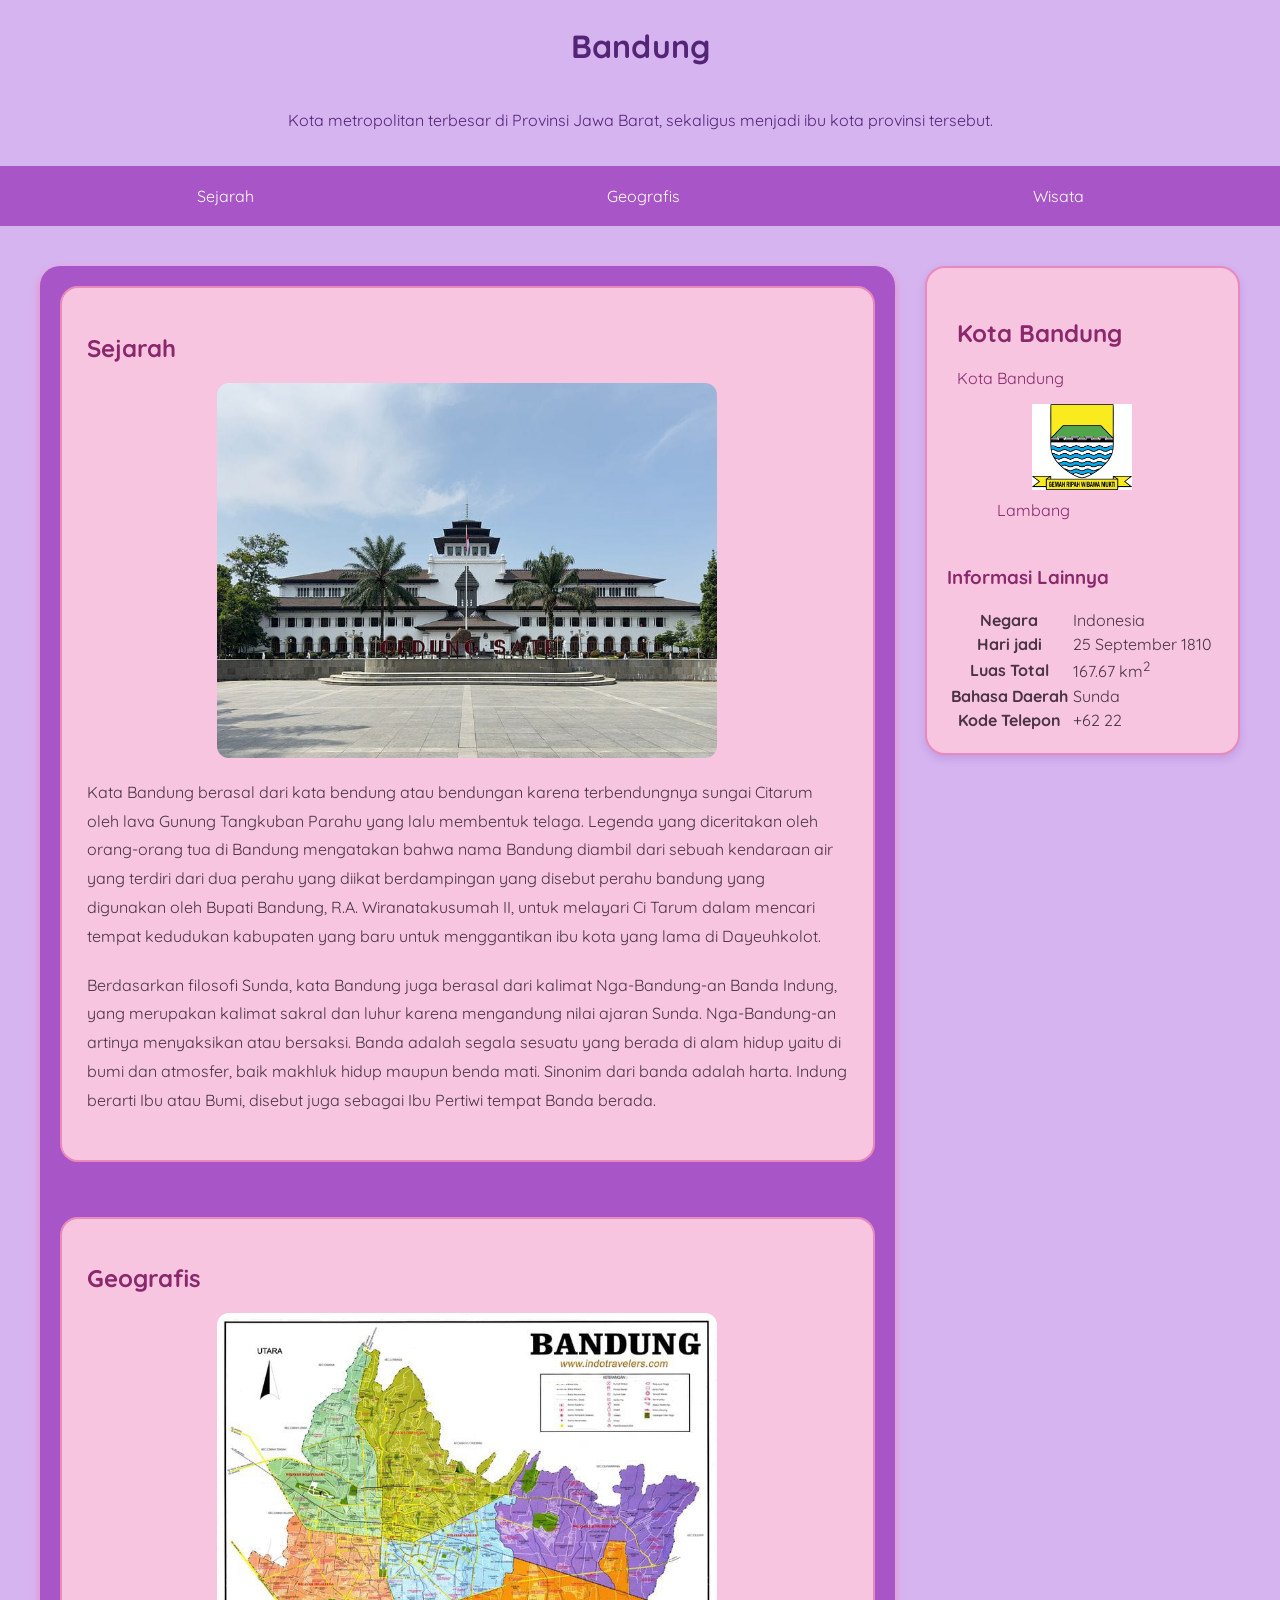
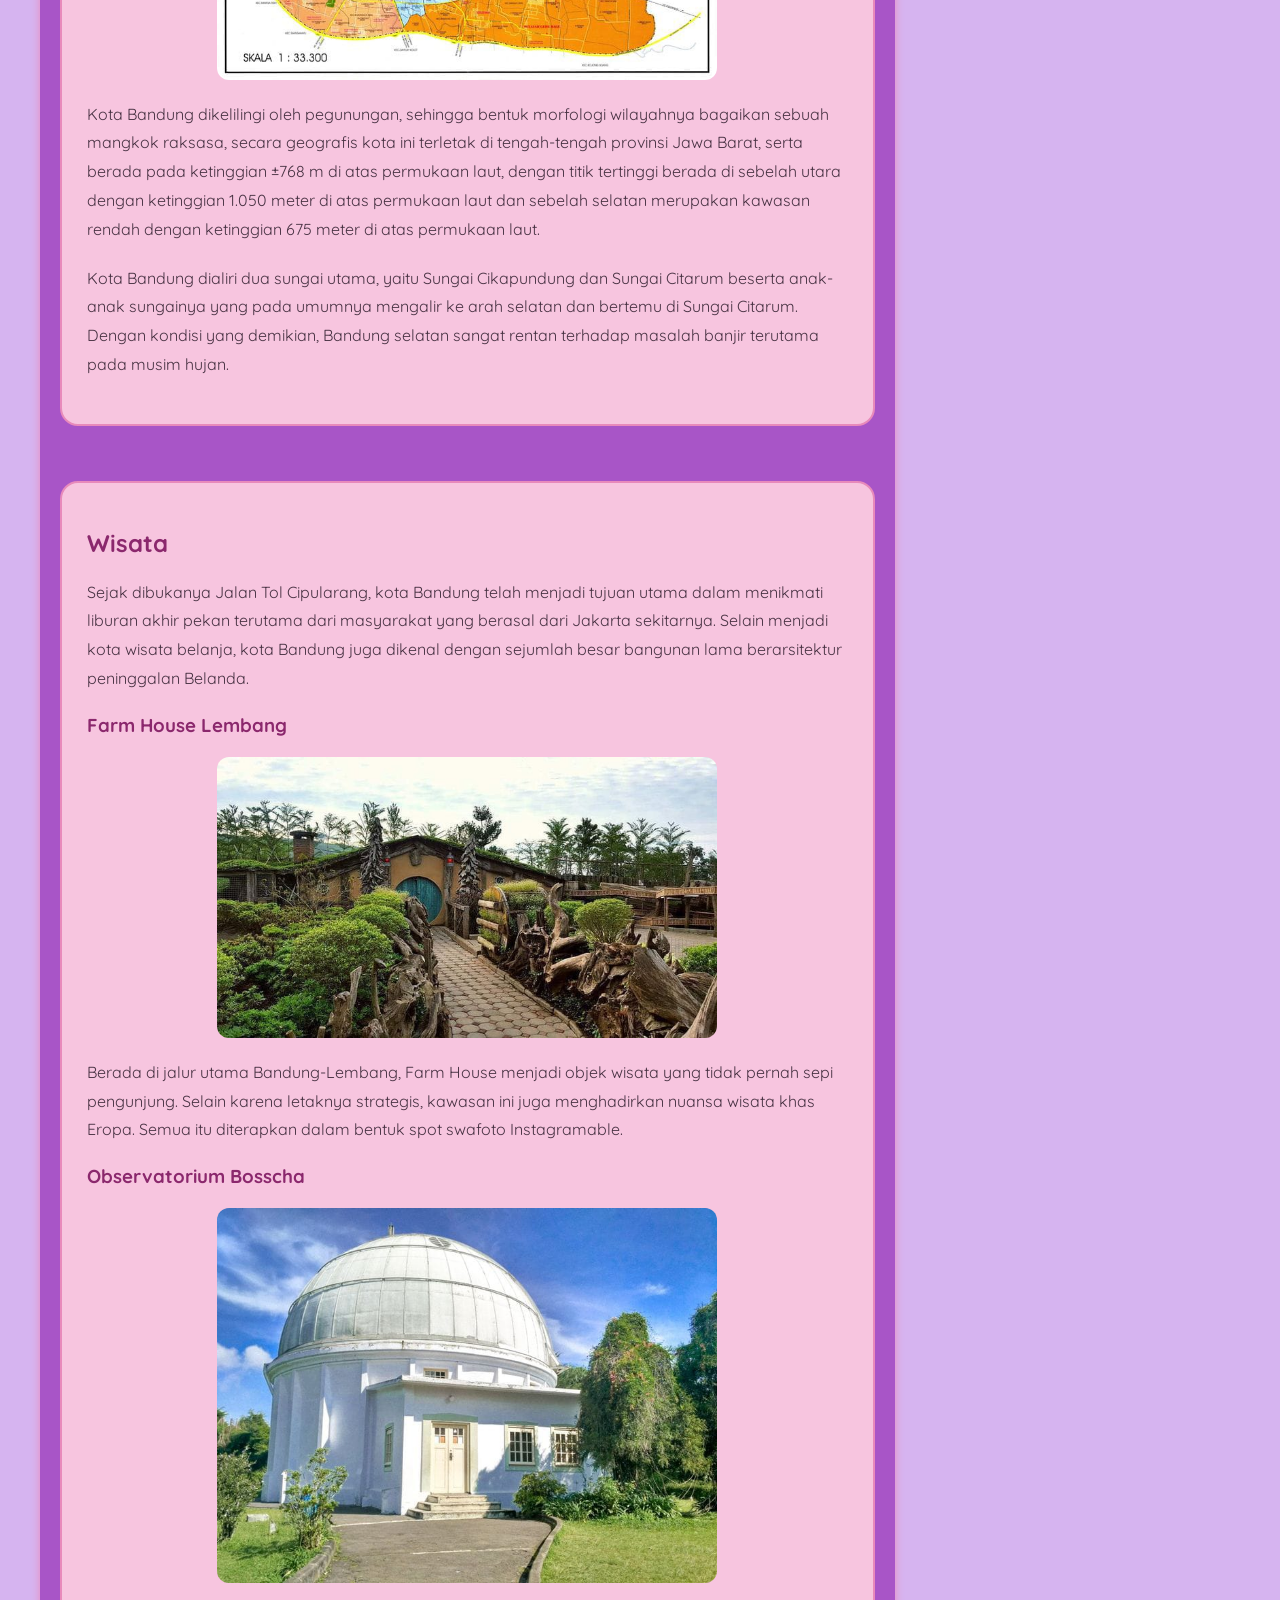
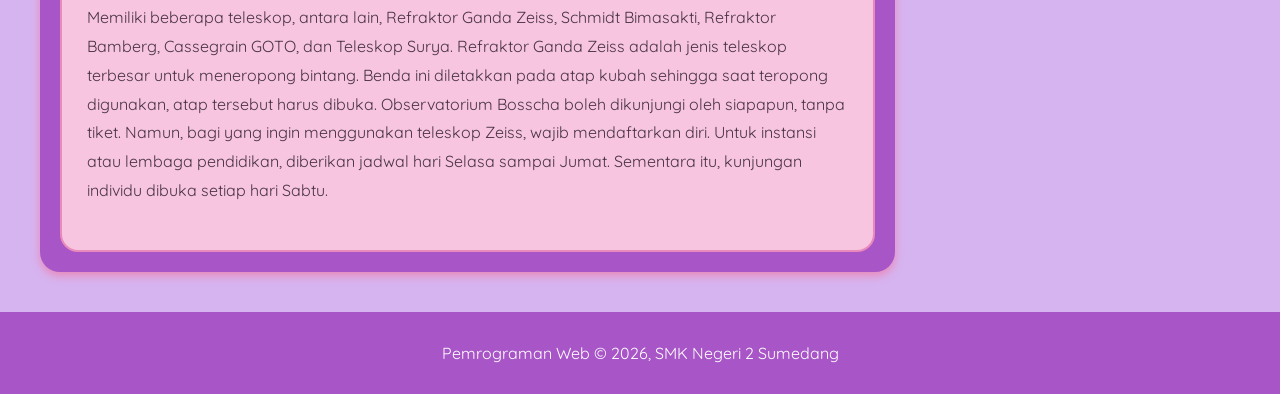
<file: index.html>
<!DOCTYPE html>
<html lang="en">
<head>
    <meta charset="UTF-8">
    <meta name="viewport" content="width=device-width, initial-scale=1.0">
    <title>Kota Bandung</title>
    <link rel="stylesheet" href="style.css">
    <link rel="preconnect" href="https://fonts.googleapis.com">
    <link rel="preconnect" hrelf="https://fonts.gstatic.com" crossorigin>
    <link href="https://fonts.googleapis.com/css2?family=Merriweather:ital,opsz,wght@0,18..144,300..900;1,18..144,300..900&family=Quicksand:wght@300..700&display=swap" rel="stylesheet">
</head>
<body>
    <header>
        <h1 class="judul">Bandung</h1>

        <p class="p1">
            Kota metropolitan terbesar di Provinsi Jawa Barat,
            sekaligus menjadi ibu kota provinsi tersebut.
        </p>

        <nav class="menu">
            <ul>
                <li>
                    <a href="#sejarah">Sejarah</a>
                </li>
                <li>
                    <a href="#geografis">Geografis</a>
                </li>
                <li>
                    <a href="#wisata">Wisata</a>
                </li>
            </ul>
        </nav>
    </header>


    <main>

        <!-- Konten artikel -->
        <div id="content">

            <!-- SEJARAH -->
            <article id="sejarah">

                <h2 class="subjudul">Sejarah</h2>

                <img class="gambar"
                       src="assets/gedung sate.jpeg"
                       alt="sejarah" />

                <p class="p2">
                    Kata Bandung berasal dari kata bendung atau bendungan karena
                    terbendungnya sungai Citarum oleh lava Gunung Tangkuban Parahu
                    yang lalu membentuk telaga. Legenda yang diceritakan oleh
                    orang-orang tua di Bandung mengatakan bahwa nama Bandung
                    diambil dari sebuah kendaraan air yang terdiri dari dua
                    perahu yang diikat berdampingan yang disebut perahu bandung
                    yang digunakan oleh Bupati Bandung, R.A. Wiranatakusumah II,
                    untuk melayari Ci Tarum dalam mencari tempat kedudukan
                    kabupaten yang baru untuk menggantikan ibu kota yang lama
                    di Dayeuhkolot.
                </p>

                <p class="p3">
                    Berdasarkan filosofi Sunda, kata Bandung juga berasal dari
                    kalimat Nga-Bandung-an Banda Indung, yang merupakan kalimat
                    sakral dan luhur karena mengandung nilai ajaran Sunda.
                    Nga-Bandung-an artinya menyaksikan atau bersaksi. Banda
                    adalah segala sesuatu yang berada di alam hidup yaitu di bumi
                    dan atmosfer, baik makhluk hidup maupun benda mati. Sinonim
                    dari banda adalah harta. Indung berarti Ibu atau Bumi,
                    disebut juga sebagai Ibu Pertiwi tempat Banda berada.
                </p>

            </article>


            <!-- GEOGRAFIS -->
            <article id="geografis">

                <h2 class="subjudul">Geografis</h2>

                <img class="gambar"
                    src="assets/geografis.jpeg"
                    alt="sejarah">

                <p class="p2">
                    Kota Bandung dikelilingi oleh pegunungan, sehingga bentuk
                    morfologi wilayahnya bagaikan sebuah mangkok raksasa,
                    secara geografis kota ini terletak di tengah-tengah provinsi
                    Jawa Barat, serta berada pada ketinggian ±768 m di atas
                    permukaan laut, dengan titik tertinggi berada di sebelah
                    utara dengan ketinggian 1.050 meter di atas permukaan laut
                    dan sebelah selatan merupakan kawasan rendah dengan
                    ketinggian 675 meter di atas permukaan laut.
                </p>

                <p class="p3">
                    Kota Bandung dialiri dua sungai utama, yaitu Sungai
                    Cikapundung dan Sungai Citarum beserta anak-anak sungainya
                    yang pada umumnya mengalir ke arah selatan dan bertemu di
                    Sungai Citarum. Dengan kondisi yang demikian, Bandung
                    selatan sangat rentan terhadap masalah banjir terutama
                    pada musim hujan.
                </p>

            </article>


            <!-- WISATA -->
            <article id="wisata">

                <h2 class="subjudul">Wisata</h2>

                <p class="p2">
                    Sejak dibukanya Jalan Tol Cipularang, kota Bandung telah
                    menjadi tujuan utama dalam menikmati liburan akhir pekan
                    terutama dari masyarakat yang berasal dari Jakarta
                    sekitarnya. Selain menjadi kota wisata belanja, kota
                    Bandung juga dikenal dengan sejumlah besar bangunan lama
                    berarsitektur peninggalan Belanda.
                </p>


                <!-- FARM HOUSE -->
                <section>

                    <h3 class="subjudul">Farm House Lembang</h3>

                    <img class="gambar"
                        src="assets/farmhouse.jpeg"
                        alt="sejarah">

                    <p class="p3">
                        Berada di jalur utama Bandung-Lembang, Farm House
                        menjadi objek wisata yang tidak pernah sepi pengunjung.
                        Selain karena letaknya strategis, kawasan ini juga
                        menghadirkan nuansa wisata khas Eropa. Semua itu
                        diterapkan dalam bentuk spot swafoto Instagramable.
                    </p>

                </section>


                <!-- BOSSCHA -->
                <section>

                    <h3 class="subjudul">Observatorium Bosscha</h3>

                    <img class="gambar"
                        src="assets/observatorium.jpeg"
                        alt="sejarah">

                    <p class="p2">
                        Memiliki beberapa teleskop, antara lain, Refraktor
                        Ganda Zeiss, Schmidt Bimasakti, Refraktor Bamberg,
                        Cassegrain GOTO, dan Teleskop Surya. Refraktor Ganda
                        Zeiss adalah jenis teleskop terbesar untuk meneropong
                        bintang. Benda ini diletakkan pada atap kubah sehingga
                        saat teropong digunakan, atap tersebut harus dibuka.
                        Observatorium Bosscha boleh dikunjungi oleh siapapun,
                        tanpa tiket. Namun, bagi yang ingin menggunakan
                        teleskop Zeiss, wajib mendaftarkan diri. Untuk instansi
                        atau lembaga pendidikan, diberikan jadwal hari Selasa
                        sampai Jumat. Sementara itu, kunjungan individu dibuka
                        setiap hari Sabtu.
                    </p>

                </section>

            </article>

        </div>


        <!-- KONTEN SAMPING -->
        <aside>

            <article>

                <header>

                    <h2 class="subjudul">Kota Bandung</h2>

                    <p class="p1">
                        Kota Bandung
                    </p>

                    <figure>

                        <img class="gambar"
                            src="assets/logo bandung.jpeg"
                            alt="sejarah">

                        <figcaption class="p1">
                            Lambang
                        </figcaption>

                    </figure>

                </header>


                <!-- INFORMASI LAINNYA -->
                <section>

                    <h3 class="subjudul">
                        Informasi Lainnya
                    </h3>

                    <table class="tabel">

                        <tr>
                            <th>Negara</th>
                            <td>Indonesia</td>
                        </tr>

                        <tr>
                            <th>Hari jadi</th>
                            <td>25 September 1810</td>
                        </tr>

                        <tr>
                            <th>Luas Total</th>
                            <td>
                                167.67 km<sup>2</sup>
                            </td>
                        </tr>

                        <tr>
                            <th>Bahasa Daerah</th>
                            <td>Sunda</td>
                        </tr>

                        <tr>
                            <th>Kode Telepon</th>
                            <td>+62 22</td>
                        </tr>

                    </table>

                </section>

            </article>

        </aside>

    </main>


    <!-- FOOTER -->
    <footer>

        <p class="p1">
            Pemrograman Web &#169; 2026, SMK Negeri 2 Sumedang
        </p>

    </footer>

</body>
</html>
</body>
</html>
</file>
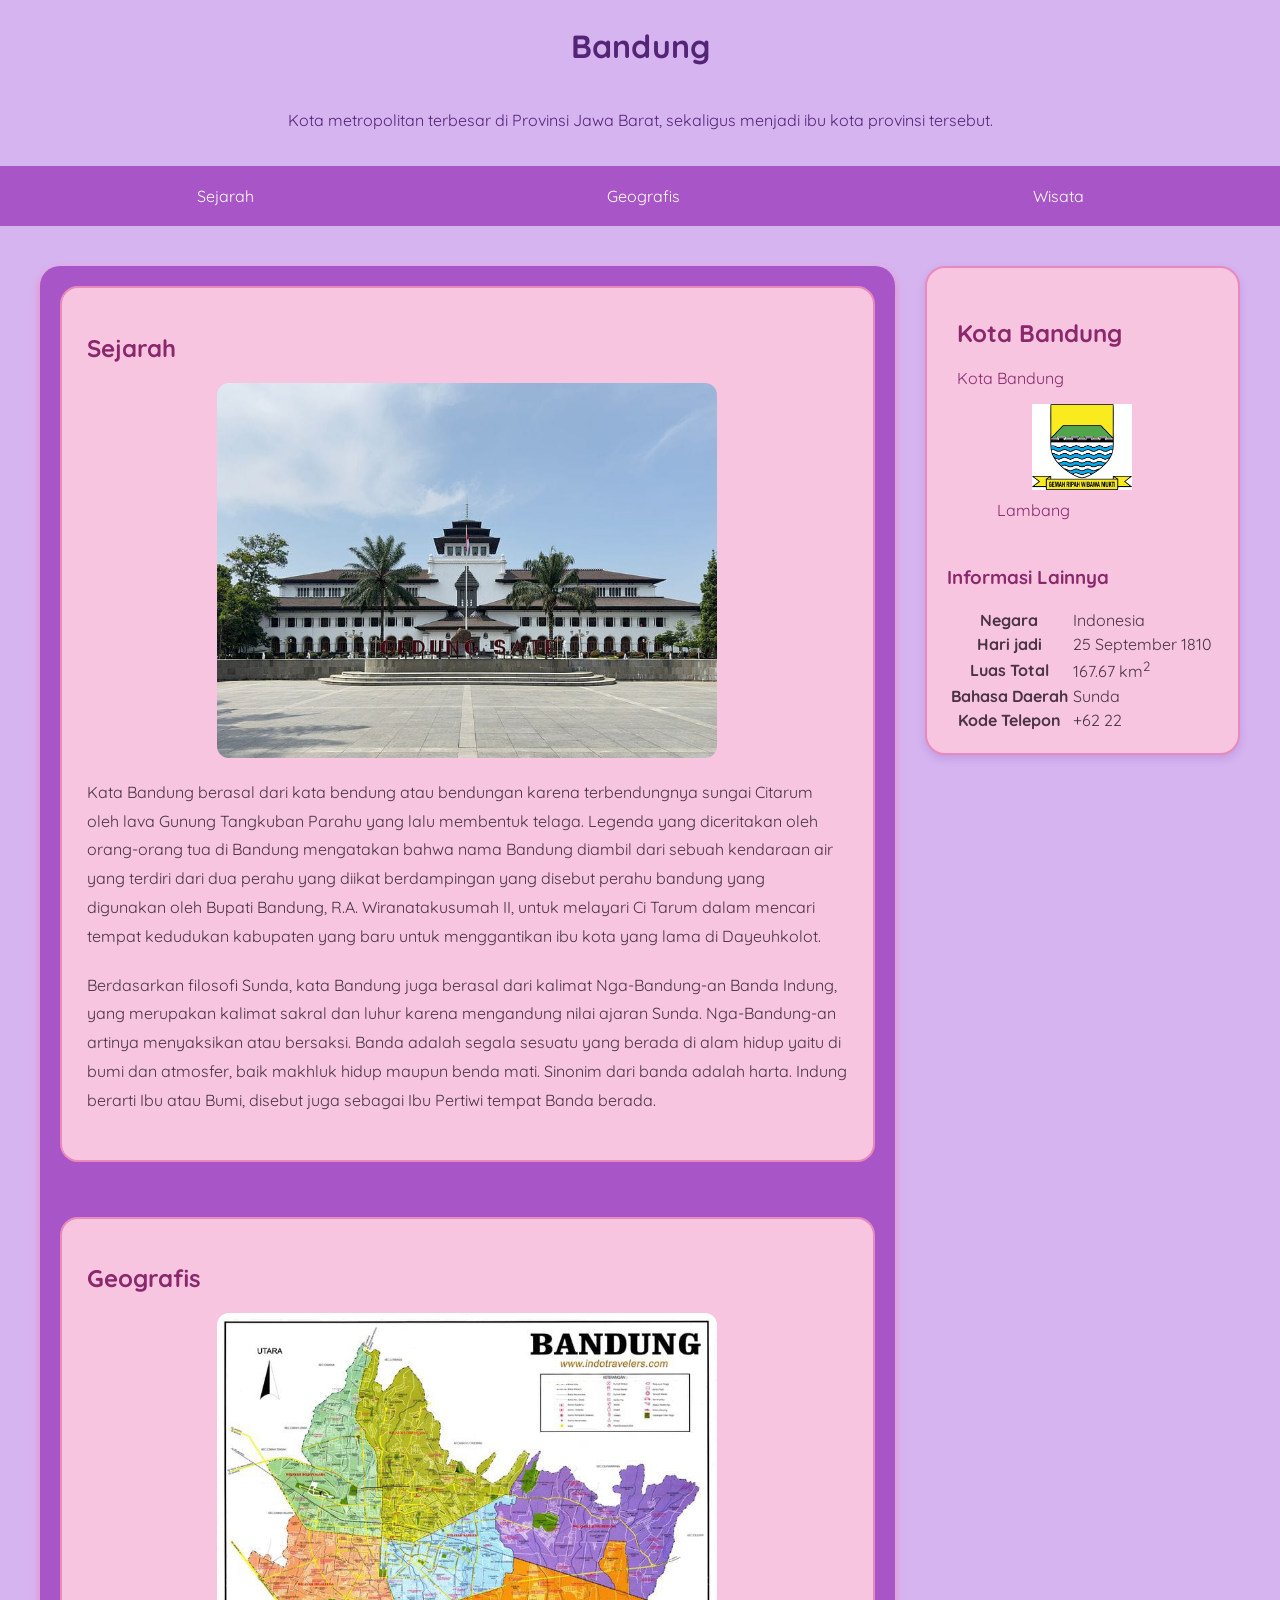
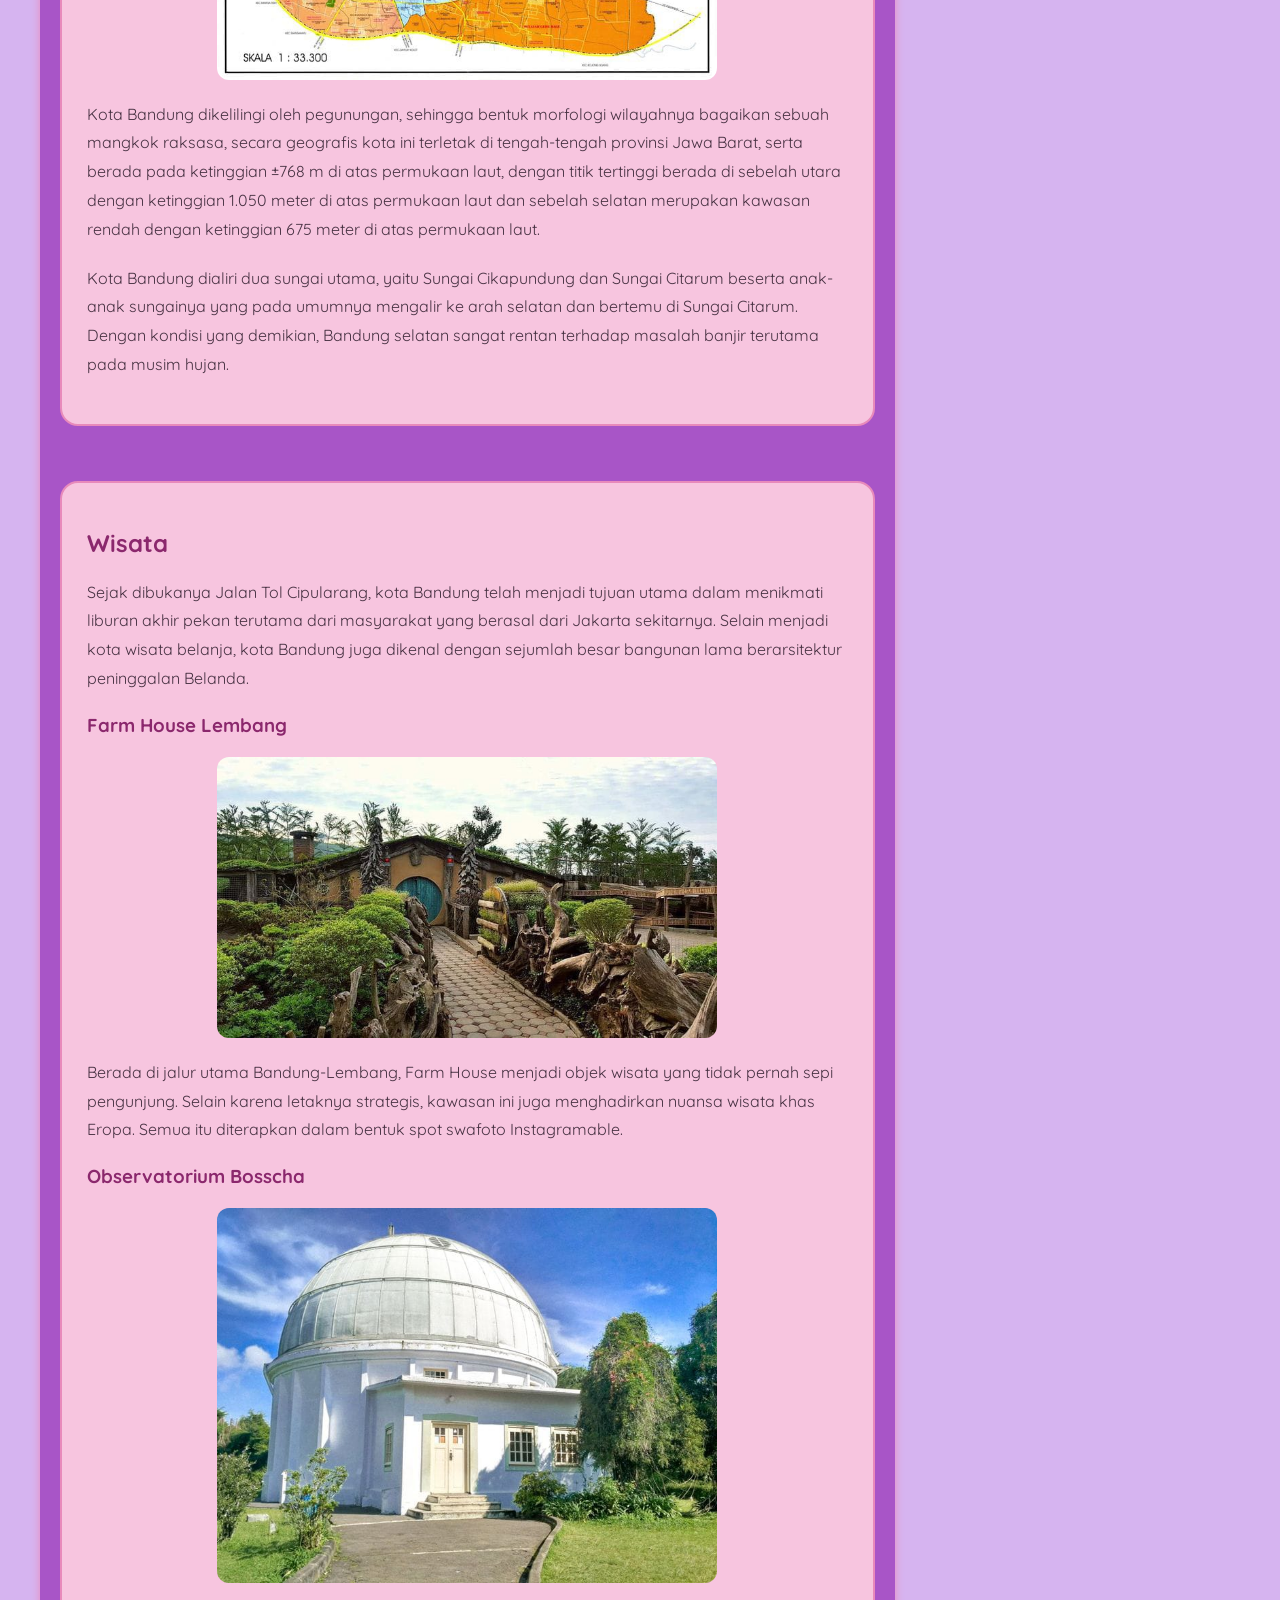
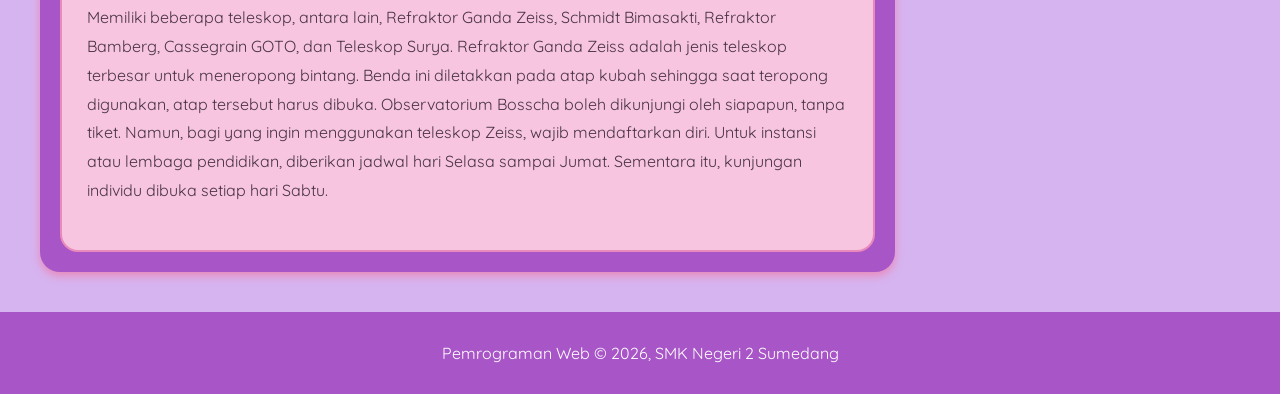
<file: indexcss.html>
<!DOCTYPE html>
<html lang="en">
<head>
    <meta charset="UTF-8">
    <meta name="viewport" content="width=device-width, initial-scale=1.0">
    <title>Kota Bandung</title>
    <link rel="stylesheet" href="style.css">
    <link rel="preconnect" href="https://fonts.googleapis.com">
    <link rel="preconnect" hrelf="https://fonts.gstatic.com" crossorigin>
    <link href="https://fonts.googleapis.com/css2?family=Merriweather:ital,opsz,wght@0,18..144,300..900;1,18..144,300..900&family=Quicksand:wght@300..700&display=swap" rel="stylesheet">
</head>
<body>
    <header>
        <h1 class="judul">Bandung</h1>

        <p class="p1">
            Kota metropolitan terbesar di Provinsi Jawa Barat,
            sekaligus menjadi ibu kota provinsi tersebut.
        </p>

        <nav class="menu">
            <ul>
                <li>
                    <a href="#sejarah">Sejarah</a>
                </li>
                <li>
                    <a href="#geografis">Geografis</a>
                </li>
                <li>
                    <a href="#wisata">Wisata</a>
                </li>
            </ul>
        </nav>
    </header>


    <main>

        <!-- Konten artikel -->
        <div id="content">

            <!-- SEJARAH -->
            <article id="sejarah">

                <h2 class="subjudul">Sejarah</h2>

                <img class="gambar"
                       src="assets/gedung sate.jpeg"
                       alt="sejarah" />

                <p class="p2">
                    Kata Bandung berasal dari kata bendung atau bendungan karena
                    terbendungnya sungai Citarum oleh lava Gunung Tangkuban Parahu
                    yang lalu membentuk telaga. Legenda yang diceritakan oleh
                    orang-orang tua di Bandung mengatakan bahwa nama Bandung
                    diambil dari sebuah kendaraan air yang terdiri dari dua
                    perahu yang diikat berdampingan yang disebut perahu bandung
                    yang digunakan oleh Bupati Bandung, R.A. Wiranatakusumah II,
                    untuk melayari Ci Tarum dalam mencari tempat kedudukan
                    kabupaten yang baru untuk menggantikan ibu kota yang lama
                    di Dayeuhkolot.
                </p>

                <p class="p3">
                    Berdasarkan filosofi Sunda, kata Bandung juga berasal dari
                    kalimat Nga-Bandung-an Banda Indung, yang merupakan kalimat
                    sakral dan luhur karena mengandung nilai ajaran Sunda.
                    Nga-Bandung-an artinya menyaksikan atau bersaksi. Banda
                    adalah segala sesuatu yang berada di alam hidup yaitu di bumi
                    dan atmosfer, baik makhluk hidup maupun benda mati. Sinonim
                    dari banda adalah harta. Indung berarti Ibu atau Bumi,
                    disebut juga sebagai Ibu Pertiwi tempat Banda berada.
                </p>

            </article>


            <!-- GEOGRAFIS -->
            <article id="geografis">

                <h2 class="subjudul">Geografis</h2>

                <img class="gambar"
                    src="assets/geografis.jpeg"
                    alt="sejarah">

                <p class="p2">
                    Kota Bandung dikelilingi oleh pegunungan, sehingga bentuk
                    morfologi wilayahnya bagaikan sebuah mangkok raksasa,
                    secara geografis kota ini terletak di tengah-tengah provinsi
                    Jawa Barat, serta berada pada ketinggian ±768 m di atas
                    permukaan laut, dengan titik tertinggi berada di sebelah
                    utara dengan ketinggian 1.050 meter di atas permukaan laut
                    dan sebelah selatan merupakan kawasan rendah dengan
                    ketinggian 675 meter di atas permukaan laut.
                </p>

                <p class="p3">
                    Kota Bandung dialiri dua sungai utama, yaitu Sungai
                    Cikapundung dan Sungai Citarum beserta anak-anak sungainya
                    yang pada umumnya mengalir ke arah selatan dan bertemu di
                    Sungai Citarum. Dengan kondisi yang demikian, Bandung
                    selatan sangat rentan terhadap masalah banjir terutama
                    pada musim hujan.
                </p>

            </article>


            <!-- WISATA -->
            <article id="wisata">

                <h2 class="subjudul">Wisata</h2>

                <p class="p2">
                    Sejak dibukanya Jalan Tol Cipularang, kota Bandung telah
                    menjadi tujuan utama dalam menikmati liburan akhir pekan
                    terutama dari masyarakat yang berasal dari Jakarta
                    sekitarnya. Selain menjadi kota wisata belanja, kota
                    Bandung juga dikenal dengan sejumlah besar bangunan lama
                    berarsitektur peninggalan Belanda.
                </p>


                <!-- FARM HOUSE -->
                <section>

                    <h3 class="subjudul">Farm House Lembang</h3>

                    <img class="gambar"
                        src="assets/farmhouse.jpeg"
                        alt="sejarah">

                    <p class="p3">
                        Berada di jalur utama Bandung-Lembang, Farm House
                        menjadi objek wisata yang tidak pernah sepi pengunjung.
                        Selain karena letaknya strategis, kawasan ini juga
                        menghadirkan nuansa wisata khas Eropa. Semua itu
                        diterapkan dalam bentuk spot swafoto Instagramable.
                    </p>

                </section>


                <!-- BOSSCHA -->
                <section>

                    <h3 class="subjudul">Observatorium Bosscha</h3>

                    <img class="gambar"
                        src="assets/observatorium.jpeg"
                        alt="sejarah">

                    <p class="p2">
                        Memiliki beberapa teleskop, antara lain, Refraktor
                        Ganda Zeiss, Schmidt Bimasakti, Refraktor Bamberg,
                        Cassegrain GOTO, dan Teleskop Surya. Refraktor Ganda
                        Zeiss adalah jenis teleskop terbesar untuk meneropong
                        bintang. Benda ini diletakkan pada atap kubah sehingga
                        saat teropong digunakan, atap tersebut harus dibuka.
                        Observatorium Bosscha boleh dikunjungi oleh siapapun,
                        tanpa tiket. Namun, bagi yang ingin menggunakan
                        teleskop Zeiss, wajib mendaftarkan diri. Untuk instansi
                        atau lembaga pendidikan, diberikan jadwal hari Selasa
                        sampai Jumat. Sementara itu, kunjungan individu dibuka
                        setiap hari Sabtu.
                    </p>

                </section>

            </article>

        </div>


        <!-- KONTEN SAMPING -->
        <aside>

            <article>

                <header>

                    <h2 class="subjudul">Kota Bandung</h2>

                    <p class="p1">
                        Kota Bandung
                    </p>

                    <figure>

                        <img class="gambar"
                            src="assets/logo bandung.jpeg"
                            alt="sejarah">

                        <figcaption class="p1">
                            Lambang
                        </figcaption>

                    </figure>

                </header>


                <!-- INFORMASI LAINNYA -->
                <section>

                    <h3 class="subjudul">
                        Informasi Lainnya
                    </h3>

                    <table class="tabel">

                        <tr>
                            <th>Negara</th>
                            <td>Indonesia</td>
                        </tr>

                        <tr>
                            <th>Hari jadi</th>
                            <td>25 September 1810</td>
                        </tr>

                        <tr>
                            <th>Luas Total</th>
                            <td>
                                167.67 km<sup>2</sup>
                            </td>
                        </tr>

                        <tr>
                            <th>Bahasa Daerah</th>
                            <td>Sunda</td>
                        </tr>

                        <tr>
                            <th>Kode Telepon</th>
                            <td>+62 22</td>
                        </tr>

                    </table>

                </section>

            </article>

        </aside>

    </main>


    <!-- FOOTER -->
    <footer>

        <p class="p1">
            Pemrograman Web &#169; 2026, SMK Negeri 2 Sumedang
        </p>

    </footer>

</body>
</html>
</body>
</html>
</file>
<file: style.css>
/* BACKGROUND UTAMA */
body {
  background-color: #D6B4F0;
  font-family: "Quicksand", sans-serif;
  margin: 0;
}

/* EFEK LINK */
a:hover {
  color: #8B286D;
  font-weight: bold;
}

a:hover::after {
  content: "🌷";
}

/* MENU NAVIGASI */
nav a {
  text-decoration: none;
  color: white;
}

nav ul {
  display: flex;
  list-style: none;
  justify-content: space-around;
  padding: 20px;
  margin: 0;
}

/* HEADER UTAMA BANDUNG */
body > header {
  background-color: #D6B4F0;
  color: #542477;
  padding-top: 5px;
}

body > header h1 {
  text-align: center;
  color: #542477;
  padding-bottom: 2px;
}

body > header p {
  text-align: center;
  color: #542477;
  padding: 20px;
}

/* NAVBAR */
nav {
  background-color: #A855C7;
}

/* POSISI KONTEN */
main {
  display: flex;
  max-width: 1250px;
  margin: 40px auto;
  padding: 0 25px;
  gap: 30px;
  align-items: flex-start;
  box-sizing: border-box;
}

/* AREA LUAR ARTIKEL */
#content {
  flex: 3;
  min-width: 0;
  padding: 20px;
  border-radius: 20px;
  background-color: #A855C7;
  box-shadow: 0 4px 8px #E88ABB;
  box-sizing: border-box;
}

/* KOTAK SEJARAH, GEOGRAFIS, WISATA */
#content article {
  background-color: #F7C5DF;
  border: 2px solid #E88ABB;
  margin-bottom: 55px;
  padding: 25px;
  border-radius: 18px;
  box-sizing: border-box;
}

#content article:last-child {
  margin-bottom: 0;
}

/* JUDUL ARTIKEL */
#content .subjudul {
  color: #8B286D;
  margin-bottom: 20px;
}

/* GAMBAR ARTIKEL */
#content .gambar {
  display: block;
  width: 100%;
  max-width: 500px;
  height: auto;
  margin: 20px auto;
  border-radius: 12px;
}

/* PARAGRAF ARTIKEL */
#content p {
  color: #493344;
  line-height: 1.8;
  margin-bottom: 20px;
}

/* KOTAK SAMPING */
aside {
  flex: 1;
  min-width: 230px;
  padding: 20px;
  background-color: #F7C5DF;
  border: 2px solid #E88ABB;
  border-radius: 20px;
  box-shadow: 0 4px 8px rgba(76, 29, 149, 0.15);
  box-sizing: border-box;
}

/* HEADER DI KOTAK SAMPING */
aside article > header {
  background-color: #F7C5DF;
  color: #8B286D;
  padding: 10px;
}

/* TULISAN KOTAK SAMPING */
aside .subjudul,
aside .p1,
aside figcaption {
  color: #8B286D;
}

/* LOGO KOTA BANDUNG */
aside .gambar {
  display: block;
  width: 100px;
  max-width: 100%;
  height: auto;
  margin: 10px auto;
  object-fit: contain;
}

/* TABEL INFORMASI */
aside .tabel {
  width: 100%;
  color: #493344;
}

/* FOOTER */
footer {
  background-color: #A855C7;
  color: white;
  text-align: center;
  padding: 15px;
}

/* TAMPILAN HP */
@media (max-width: 700px) {
  main {
    flex-direction: column;
    margin: 20px auto;
    padding: 0 15px;
  }

  #content,
  aside {
    width: 100%;
    flex: auto;
  }

  #content article {
    margin-bottom: 35px;
    padding: 18px;
  }
}
</file>
